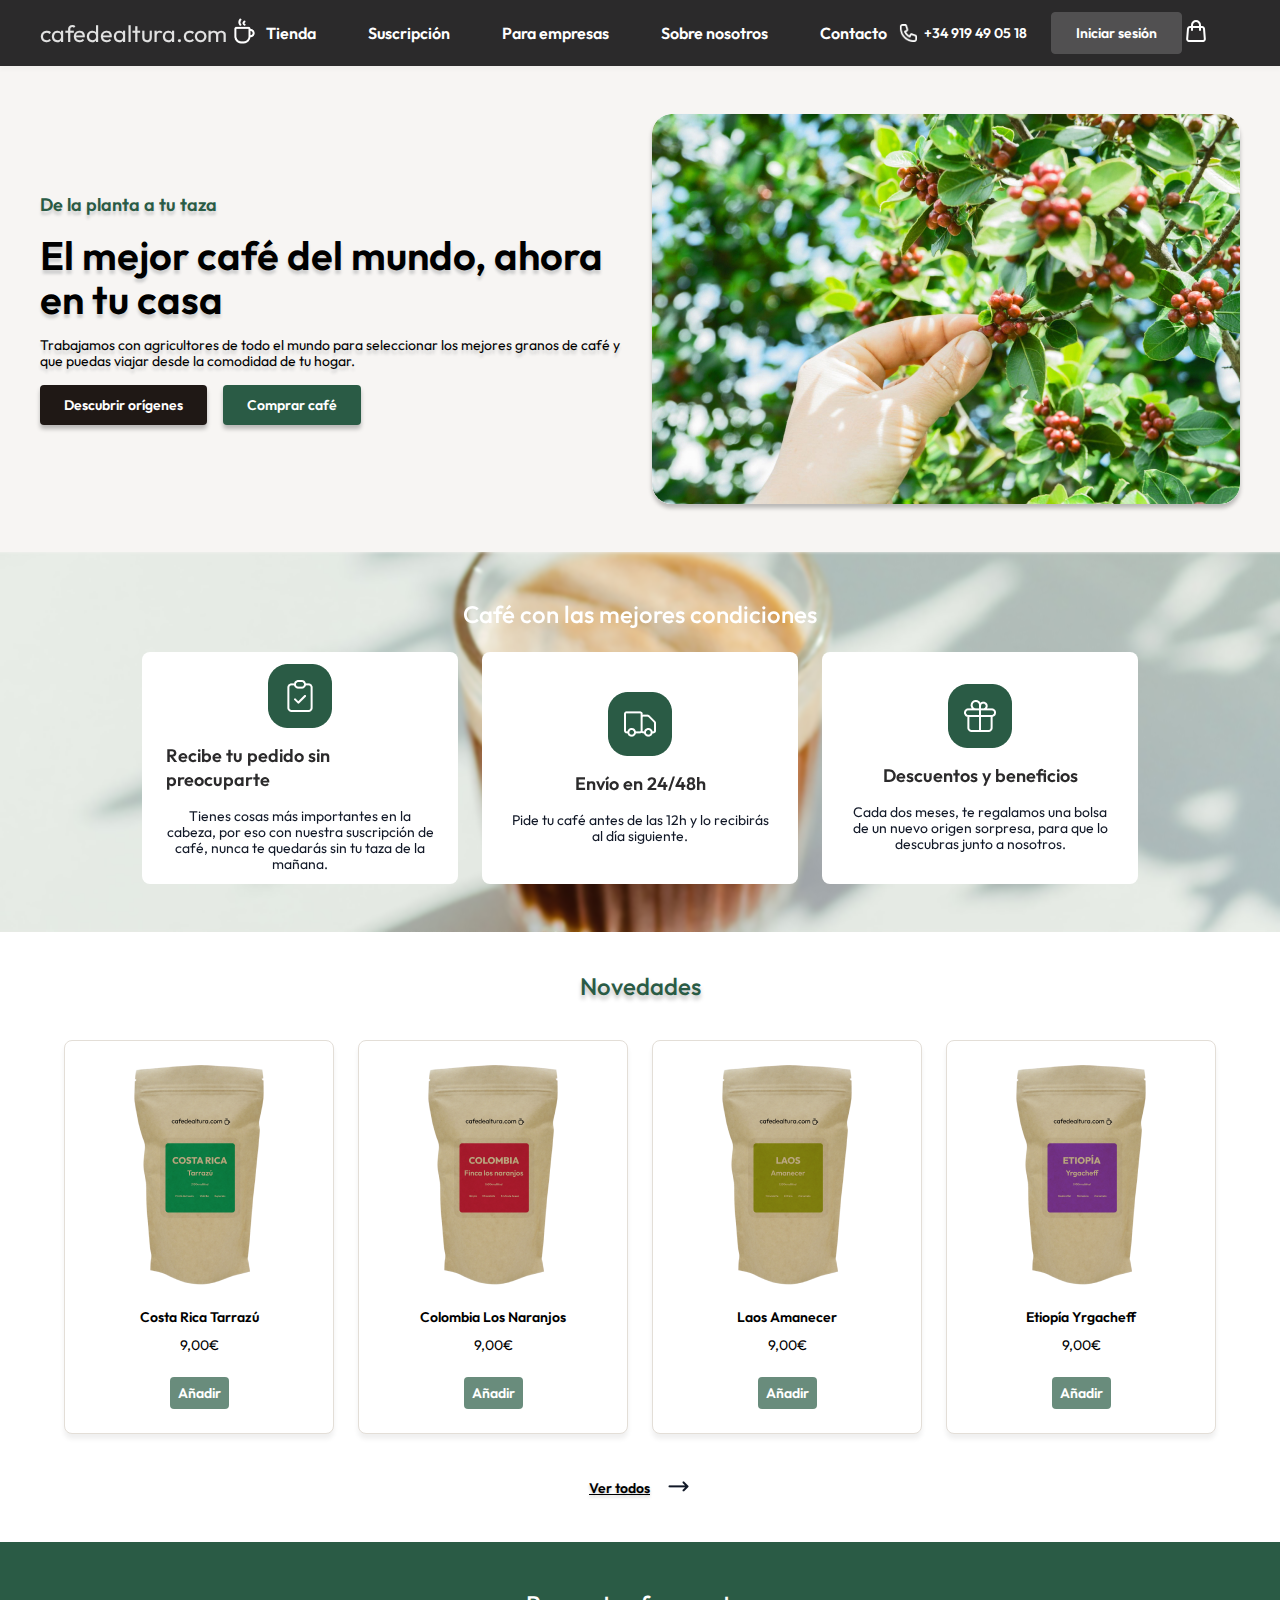
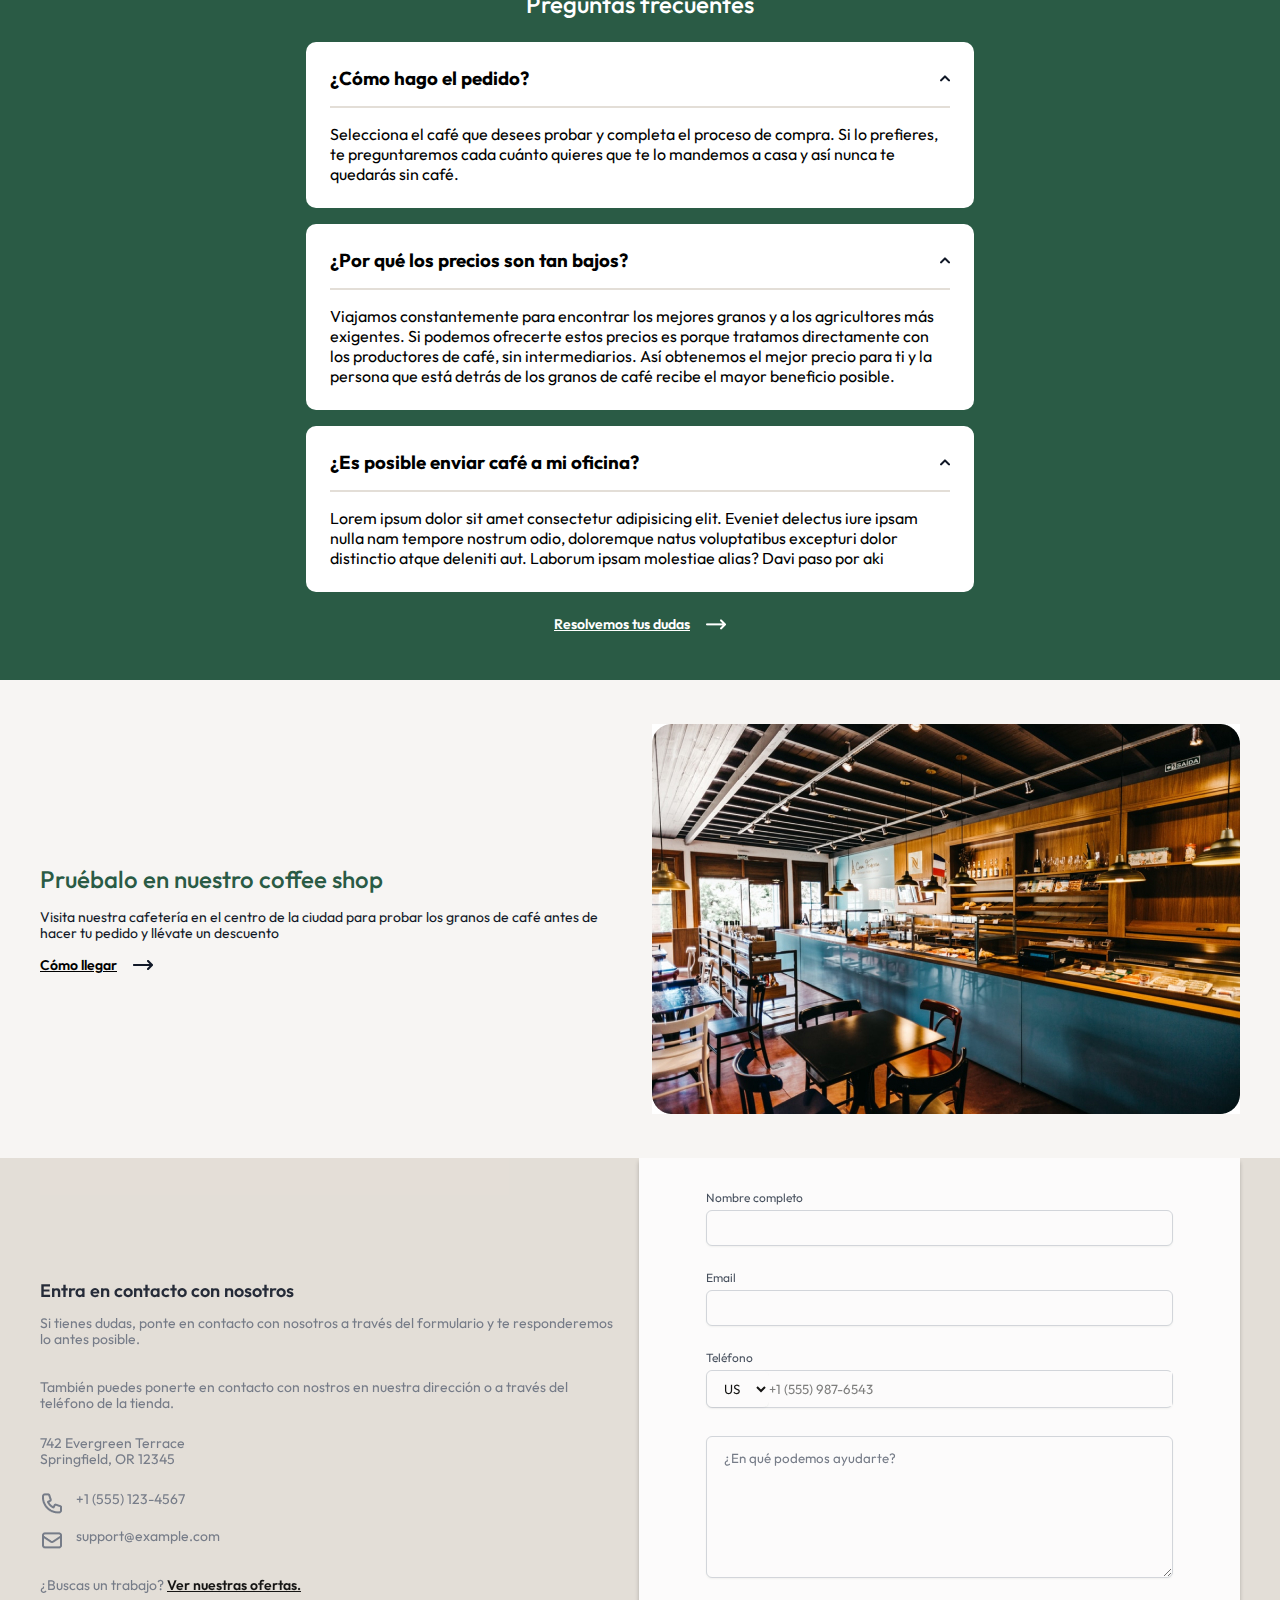
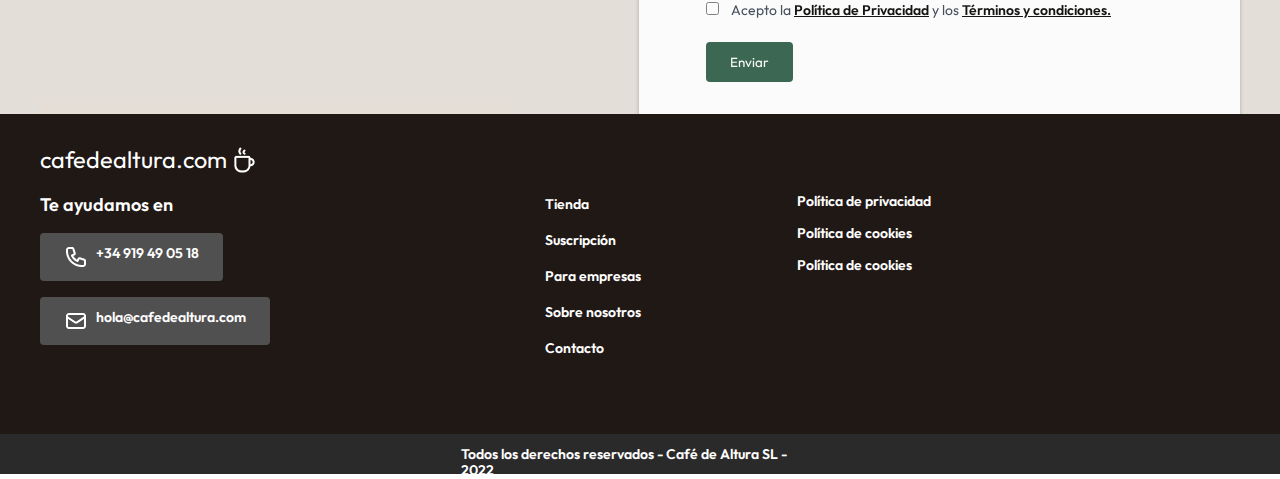
<file: cafeDeAltura/index.html>
<!DOCTYPE html>
<html lang="en">
<head>
    <meta charset="UTF-8">
    <meta http-equiv="X-UA-Compatible" content="IE=edge">
    <meta name="viewport" content="width=device-width, initial-scale=1.0">
    <title>cafe</title>
    <link rel="stylesheet" href="/cafeDeAltura/styles/style.css">
</head>
<body>
                            <!-- CABECERA -->
    <header>
        <div class="logo">
            <p><a href="/cafeDeAltura/index.html">cafedealtura.com</a></p>
            <a href="/cafeDeAltura/index.html"><img src="/cafeDeAltura/assets/icons/Vectorcafe-blanco.png" alt="coffe-vector"></a>
        </div>
        <div class="wrapper">
            <a href="/cafeDeAltura/pages/ultimosOrigens.html">Tienda</a>
            <a href="#formularioLink">Suscripción</a>
            <a href="#formularioLink">Para empresas</a>
            <a href="#formularioLink">Sobre nosotros</a>
            <a href="#formularioLink">Contacto </a>
        </div>
        <div class="frame9">
            <div class="link-button">
                <a href=""><img src="/cafeDeAltura/assets/icons/Iconphone-white.png" alt="telefono" srcset=""></a>
                <a href="">+34 919 49 05 18</a>
            </div>
            <button class="sesion">
                Iniciar sesión
            </button>
        </div>
        <div class="bolsa">
            <a href="/cafeDeAltura/pages/cesta.html"><img src="/cafeDeAltura/assets/icons/Carr (1).svg" alt=""></a>
        </div>
    </header>
                            <!-- CABECERA -->
                <!-- ------------------------------------------------- -->
                            <!-- DESCRIPCION DEL CAFE -->
    <section class="description-coffee1">
        <div class="mainContD-C">
            <div class="texto-desc">
                    <h3 class="abc">De la planta a tu taza</h3>
                    <h1>El mejor café del mundo, ahora en tu casa</h1>
                    <p>Trabajamos con agricultores de todo el mundo para seleccionar los mejores granos de café y que puedas viajar desde la comodidad de tu hogar.</p>
                <div class="buttons-desc">
                    <button><a href="#novedades">Descubrir orígenes</a></button>
                    <button><a href="/cafeDeAltura/pages/ultimosOrigens.html">Comprar café</a></button>
                </div>
            </div>
            <img src="/cafeDeAltura/assets/images/Hero imagemanocafe.jpg" alt="">
        </div>
    </section>
                            <!-- DESCRIPCION DEL CAFE -->
                <!-- ------------------------------------------------- -->
                            <!-- CONDICIONES -->
    <div class="blur">
        <section class="offers">
            <h2>Café con las mejores condiciones</h2>
            <div class="cartas1">
                <div class="cartas2">
                    <img src="/cafeDeAltura/assets/icons/Illustrationtabla.png" alt="">
                    <h3>Recibe tu pedido sin preocuparte</h3>
                    <p>Tienes cosas más importantes en la cabeza, por eso con nuestra suscripción de café, nunca te quedarás sin tu taza de la mañana. </p>
                </div>
                <div class="cartas2">
                    <img src="/cafeDeAltura/assets/icons/Illustrationcamion.png" alt="">
                    <h3>Envío en 24/48h</h3>
                    <p>Pide tu café antes de las 12h y lo recibirás al día siguiente.</p>
                </div>
                <div class="cartas2">
                    <img src="/cafeDeAltura/assets/icons/Illustrationgift.png" alt="">
                    <h3>Descuentos y beneficios</h3>
                    <p>Cada dos meses, te regalamos una bolsa de un nuevo origen sorpresa, para que lo descubras junto a nosotros.</p>
                </div>
            </div>
          </section>
    </div>
                            <!-- CONDICIONES -->
                <!-- ------------------------------------------------- -->
                            <!-- NOVEDADES -->
    <section id="novedades" class="novedades">
        <h2>Novedades</h2>
        <div class="coffee-card">
            <div class="carta-cafe">
                <img src="/cafeDeAltura/assets/images/ImagescostaRica.png" alt="">
                <div class="textosCafe">
                    <h2>Costa Rica Tarrazú</h2>
                    <p>9,00€</p>
                </div>    
                <button>Añadir</button>
            </div>
            <div class="carta-cafe">
                <img src="/cafeDeAltura/assets/images/Imagescolombia.png" alt="">
                <div class="textosCafe">
                    <h2>Colombia Los Naranjos</h2>
                    <p>9,00€</p>
                </div>    
                <button>Añadir</button>
            </div>
            <div class="carta-cafe">
                <img src="/cafeDeAltura/assets/images/Imageslaos.png" alt="">
                <div class="textosCafe">
                    <h2>Laos Amanecer</h2>
                    <p>9,00€</p>
                </div>    
                <button>Añadir</button>
            </div>
            <div class="carta-cafe">
                <img src="/cafeDeAltura/assets/images/Imagesetiopia.png" alt="">
                <div class="textosCafe">
                    <h2>Etiopía Yrgacheff</h2>
                    <p>9,00€</p>
                </div>    
                <button>Añadir</button>
            </div>
        </div>
        <div class="enlaceVerMas">
            <a href="/cafeDeAltura/pages/ultimosOrigens.html">Ver todos</a>
            <a href="/cafeDeAltura/pages/ultimosOrigens.html"><img src="/cafeDeAltura/assets/icons/Arrow narrow rightflecha.png" alt=""></a>
        </div>
    </section>
                            <!-- NOVEDADES -->
                <!-- ------------------------------------------------- -->
                            <!-- FAQ -->
    <section class="faq">
        <h2>Preguntas frecuentes</h2>
        <div class="preguntasjuntas">
            <div class="carta-pregunta">
                <div class="h3-img">
                    <h3>¿Cómo hago el pedido?</h3>
                    <img  id="flechaArriba" src="/cafeDeAltura/assets/icons/IconflechaArriba.png" alt="">
                </div>
                <div id="linea"></div>
                <p>Selecciona el café que desees probar y completa el proceso de compra. Si lo prefieres, te preguntaremos cada cuánto quieres que te lo mandemos a casa y así nunca te quedarás sin café.</p>
            </div>
            <div class="carta-pregunta">
                <div class="h3-img">
                    <h3>¿Por qué los precios son tan bajos?</h3>
                    <img  id="flechaArriba" src="/cafeDeAltura/assets/icons/IconflechaArriba.png" alt="" class="">
                </div>
                <div id="linea"></div>
                <p >Viajamos constantemente para encontrar los mejores granos y a los agricultores más exigentes. Si podemos ofrecerte estos precios es porque tratamos directamente con los productores de café, sin intermediarios. Así obtenemos el mejor precio para ti y la persona que está detrás de los granos de café recibe el mayor beneficio posible. </p>
            </div>
                <div class="carta-pregunta">
                    <div class="h3-img">
                        <h3>¿Es posible enviar café a mi oficina? </h3>
                        <img  id="flechaArriba" src="/cafeDeAltura/assets/icons/IconflechaArriba.png" alt="">
                    </div>
                    <div id="linea"></div>
                    <p >Lorem ipsum dolor sit amet consectetur adipisicing elit. Eveniet delectus iure ipsam nulla nam tempore nostrum odio, doloremque natus voluptatibus excepturi dolor distinctio atque deleniti aut. Laborum ipsam molestiae alias? Davi paso por aki </p>
            </div>
        </div>
        <div class="resolution">
            <p>Resolvemos tus dudas</p>
            <img src="/cafeDeAltura/assets/icons/Icon.png" alt="">
        </div>    
    </section>
                            <!-- FAQ -->
                <!-- ------------------------------------------------- -->
                            <!-- UBICACION -->
    <section class="ubicacion">
        <div class="fotoTexto">
            <div class="textosUbi">
                <h2>Pruébalo en nuestro coffee shop</h2>
                <p>Visita nuestra cafetería en el centro de la ciudad para probar los granos de café antes de hacer tu pedido y llévate un descuento</p>
                <div>
                    <a href="">Cómo llegar</a>
                    <img src="/cafeDeAltura/assets/icons/IconubicacionFlecha.png" alt="">
                </div>
            </div>
            <img src="/cafeDeAltura/assets/images/Hero imageubicacion.jpg" alt="">
        </div>
    </section>
                            <!-- UBICACION -->  
                <!-- ------------------------------------------------- -->
                            <!-- FORMULARIO -->
    <section id="formularioLink" class="formulario">
        <div class="formulario1">
            <div class="formText">
                <div class="cabeceraForm">
                    <h3>Entra en contacto con nosotros</h3>
                    <p>Si tienes dudas, ponte en contacto con nosotros a través del formulario y te responderemos lo antes posible.</p>
                </div>
                <div class="otrosTextosForm">
                    <p>También puedes ponerte en contacto con nostros en nuestra dirección o a través del teléfono de la tienda.</p>
                    <div class="ubicacionForm">
                      <p>742 Evergreen Terrace</p>
                      <p>Springfield, OR 12345</p>  
                    </div>
                    <div class="telefonoEmailForm">
                        <div>
                            <img src="/cafeDeAltura/assets/icons/PhoneTelefonoUbicacion.png" alt="">
                            <p>+1 (555) 123-4567</p>
                        </div>
                        <div>
                            <img src="/cafeDeAltura/assets/icons/MailmensajeUbicacion.png" alt="">
                            <p>support@example.com</p>
                        </div>
                    </div>
                    <p>¿Buscas un trabajo? <a href="">Ver nuestras ofertas.</a></p>
                </div>
            </div>
            <div class="mainForm">
                <form class="cajaForm">
                    <div class="name">
                        <label for="name">Nombre completo</label>
                        <input type="text" id="name" name="name" required>
                    </div>
                    <div class="name">
                        <label for="email">Email</label>
                        <input type="email" name="email" id="email" required>
                    </div>
                    <div class="tel">
                        <label for="tel">Teléfono</label>
                        <div >                       
                            <select name="" id="">
                                <option value="">US</option>
                            </select>
                            <input  id="tel" type="tel" placeholder="+1 (555) 987-6543">
                        </div> 
                    </div>
                    <div class="help">
                        <label for=""></label>
                        <textarea name="" id="" cols="30" rows="10" placeholder="¿En qué podemos ayudarte?"></textarea>
                    </div>
                    <div class="terms">
                        <input id="checkbox" type="checkbox">
                        <div class="textospoli">
                            <p>Acepto la</p>
                            <a href="">Política de Privacidad</a>
                            <p> y los</p>
                            <a href="">Términos y condiciones.</a>
                        </div>
                    </div>
                    <button class="butonForm" type="submit">Enviar</button>
                </form>
            </div>
        </div>
    </section>
                            <!-- FORMULARIO -->
                <!-- --------------------------------------------------->
                            <!-- PIE DE PAGINA -->
    <footer class="pie-de-pagina">
        <div class="mainFooter">
            <div class="pieLogo">
                <p>cafedealtura.com</p>
                <img src="/cafeDeAltura/assets/icons/ps_coffee-hotcoffePie.png" alt="">
            </div>
            <div class="enlacesPie">
                <div>
                    <h3>Te ayudamos en</h3>
                    <button>
                        <img src="/cafeDeAltura/assets/icons/PhonetelefonoFooter.png" alt="">
                        <p>+34 919 49 05 18</p>
                    </button>
                    <button>
                        <img src="/cafeDeAltura/assets/icons/MailMailFooter.png" alt="">
                        <p>hola@cafedealtura.com</p>
                    </button>
                </div>
                <div>
                    <p><a href="/cafeDeAltura/pages/ultimosOrigens.html">Tienda</a></p>
                    <p><a href="#formularioLink">Suscripción</a></p>
                    <p><a href="#formularioLink">Para empresas</a></p>
                    <p><a href="#formularioLink">Sobre nosotros</a></p>
                    <p><a href="#formularioLink">Contacto</a></p>
                </div>
                <div>
                    <p>Política de privacidad</p>
                    <p>Política de cookies</p>
                    <p>Política de cookies</p>
                </div>
            </div>
        </div>
        <div class="secondFooter">
            <p>Todos los derechos reservados - Café de Altura SL - 2022</p>
        </div>
    </footer>
                            <!-- PIE DE PAGINA --> 
                <!-- --------------------------------------------------->
<script src="/cafeDeAltura/script/tienda.js"></script>
</body>
</html>
</file>
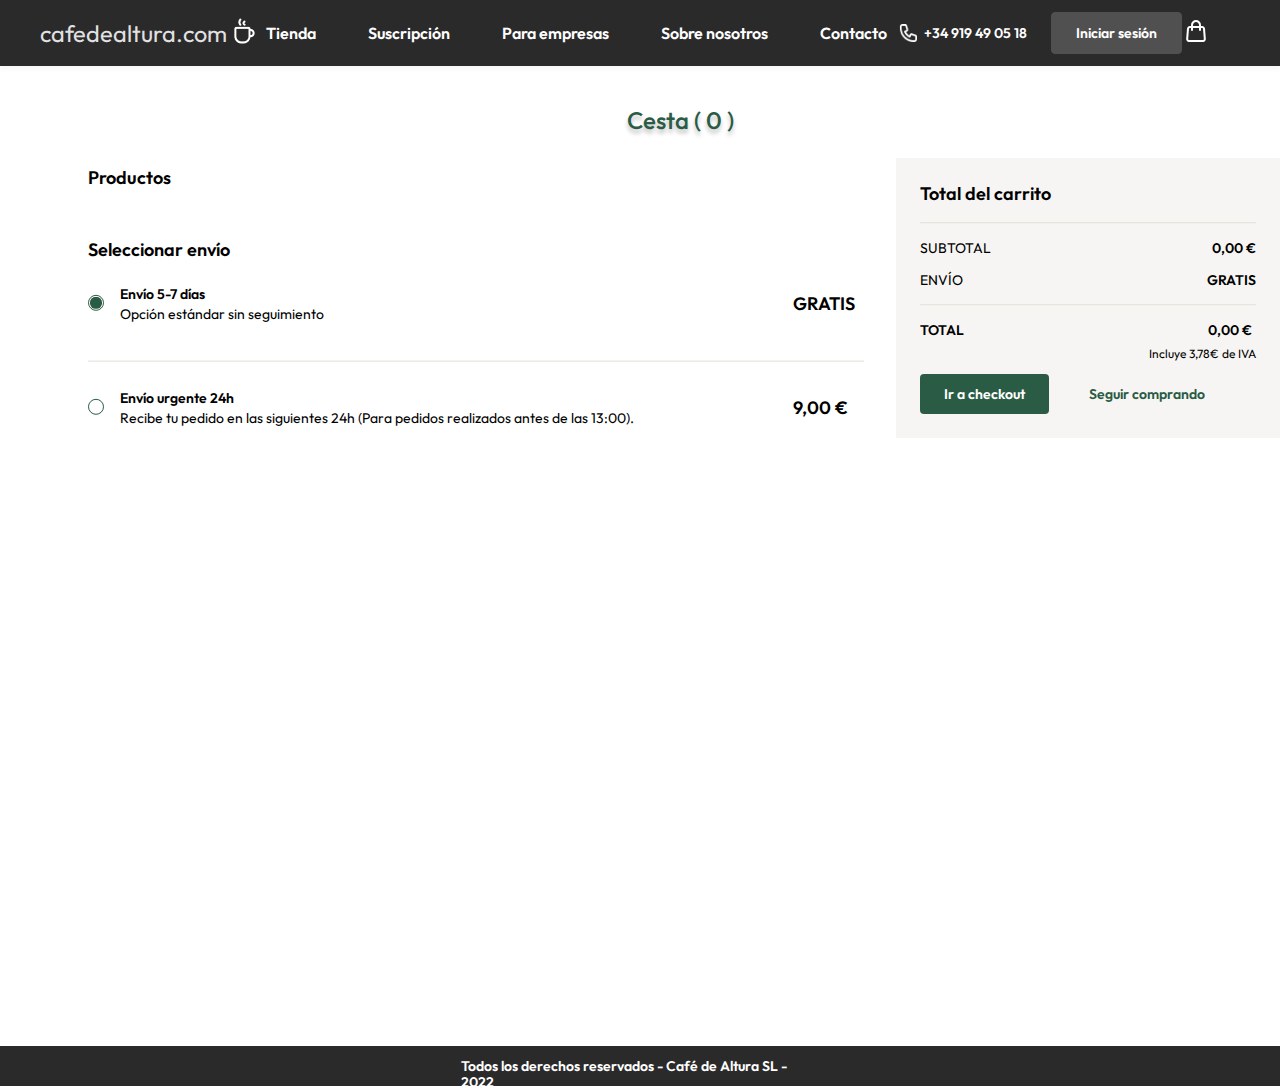
<file: cafeDeAltura/pages/cesta.html>
<!DOCTYPE html>
<html lang="en">
<head>
    <meta charset="UTF-8">
    <meta http-equiv="X-UA-Compatible" content="IE=edge">
    <meta name="viewport" content="width=device-width, initial-scale=1.0">
    <title>Document</title>
    <link rel="stylesheet" href="/cafeDeAltura/styles/style.css">
</head>
<body>
                            <!-- CABECERA -->
    <header>
        <div class="logo">
            <p><a href="/cafeDeAltura/index.html">cafedealtura.com</a></p>
            <a href="/cafeDeAltura/index.html"><img src="/cafeDeAltura/assets/icons/Vectorcafe-blanco.png" alt="coffe-vector"></a>
        </div>
        <div class="wrapper">
            <a href="/cafeDeAltura/pages/ultimosOrigens.html">Tienda</a>
            <a href="/cafeDeAltura/index.html#formularioLink">Suscripción</a>
            <a href="/cafeDeAltura/index.html#formularioLink">Para empresas</a>
            <a href="/cafeDeAltura/index.html#formularioLink">Sobre nosotros</a>
            <a href="">Contacto </a>
        </div>
        <div class="frame9">
            <div class="link-button">
                <a href=""><img src="/cafeDeAltura/assets/icons/Iconphone-white.png" alt="telefono" srcset=""></a>
                <a href="">+34 919 49 05 18</a>
            </div>
            <button class="sesion">
                Iniciar sesión
            </button>
        </div>
        <div class="bolsa">
            <a href="/cafeDeAltura/pages/cesta.html"><img src="/cafeDeAltura/assets/icons/Carr (1).svg" alt=""></a>
        </div>
    </header>
                            <!-- CABECERA -->
            <!-- ------------------------------------------------- --> 
                            <!-- MAIN -->
    <div class ="carrito">
        <h2>Cesta ( <span class ="cestaNum">0</span> )</h2>
        <div class="carritoMain">
            <div class = "productosYEnvio">
                <h3>Productos</h3>
                <div class="productoMain">

                </div>
                
                <h3>Seleccionar envío</h3>
                <div class="envio" >
                    <input class="botonCarritoEnvio" checked  type="radio"  name="tipoDeEnvio" id="gratis" value = "gratis">
                    <div class ="textTipoEnvio">
                        <h2>Envío 5-7 días</h2>
                        <p>Opción estándar sin seguimiento</p>
                    </div>
                    <div class ="precioDeEnvio">
                        <h3>GRATIS</h3>
                    </div>
                </div>
                <div class="barritaDivision">
                    <img src="/cafeDeAltura/assets/icons/DividerbarritaDivision.png" alt="barraDivisio">
                </div>
                <div class="envio" >
                    <input class="botonCarritoEnvio"  type="radio"  name="tipoDeEnvio" id="pago" value = "pago">
                    <div class ="textTipoEnvio">
                        <h2>Envío urgente 24h </h2>
                        <p>Recibe tu pedido en las siguientes 24h (Para pedidos realizados antes de las 13:00).</p>
                    </div>
                    <div class ="precioDeEnvio">
                        <h3>9,00 €</h3>
                    </div>
                </div>

            </div>
            <div class = "precioTotal">
                <div class = "precioTotalMain">
                    <h3>Total del carrito</h3>
                    <img src="/cafeDeAltura/assets/icons/DividerdivisionMasPequeña.png" alt="" srcset="">
                    <div class = "subTotal">
                        <p>SUBTOTAL</p>
                        <p>0,00 €</p>
                    </div>
                    <div class = "envioTotal">
                        <p>ENVÍO</p>
                        <p>GRATIS</p>
                    </div>
                    <img src="/cafeDeAltura/assets/icons/DividerdivisionMasPequeña.png" alt="">
                    <div class = "totalTotal">
                        <p>TOTAL</p>
                        <div>
                            <p>0,00 €</p>
                            <p>Incluye 3,78€ de IVA</p>
                        </div>
                    </div>
                </div>
                <div class = "botonesPrecioTotal">
                    <button><a href="">Ir a checkout</a></button>
                    <button><a href="/cafeDeAltura/pages/ultimosOrigens.html">Seguir comprando</a></button>
                </div>
            </div>
        </div>
    </div>
                            <!-- MAIN -->
            <!-- ------------------------------------------------- --> 
                            <!-- PIE DE PAGINA -->
</div>
<footer class="pie-de-pagina">
                                    <div class="secondFooter">
                                        <p>Todos los derechos reservados - Café de Altura SL - 2022</p>
                                    </div>
</footer>
                                <!-- PIE DE PAGINA --> 
            <!-- --------------------------------------------------->
    <script src="/cafeDeAltura/script/cesta.js"></script>
</body>
</html>
</file>
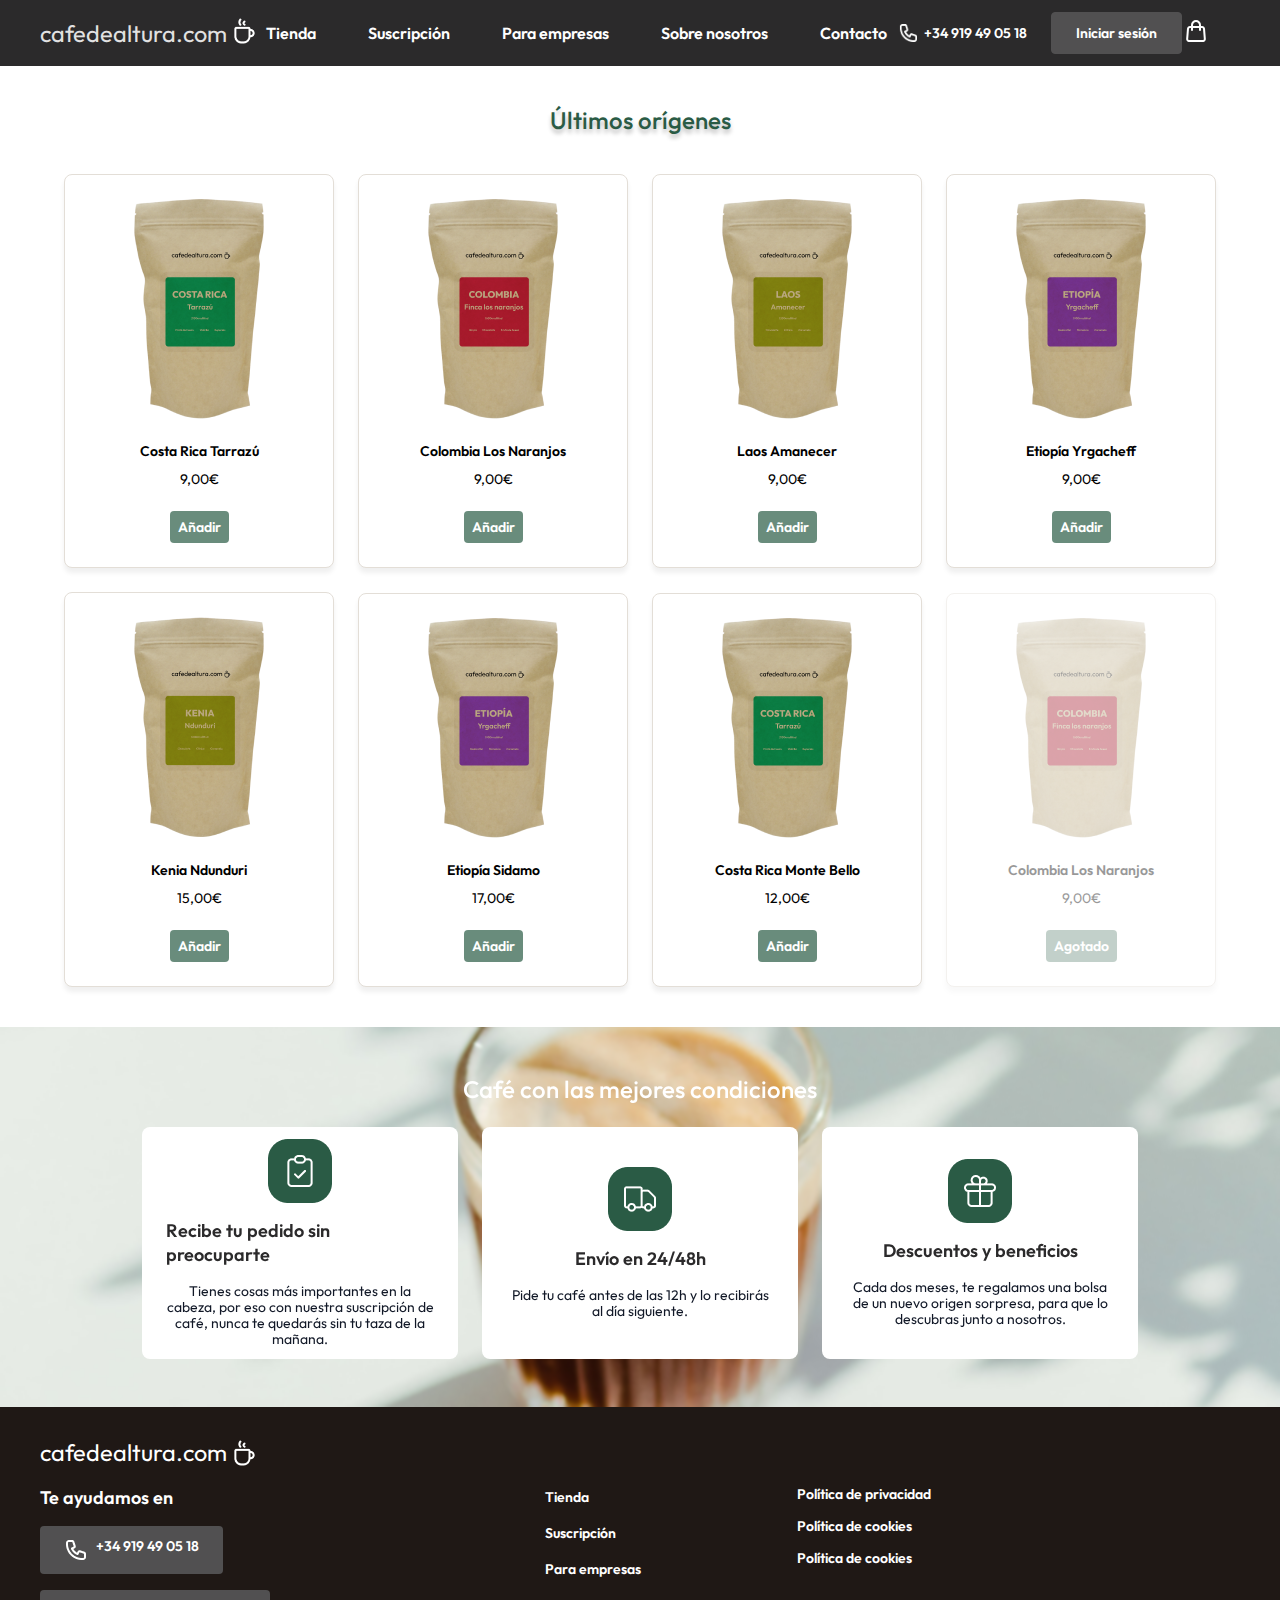
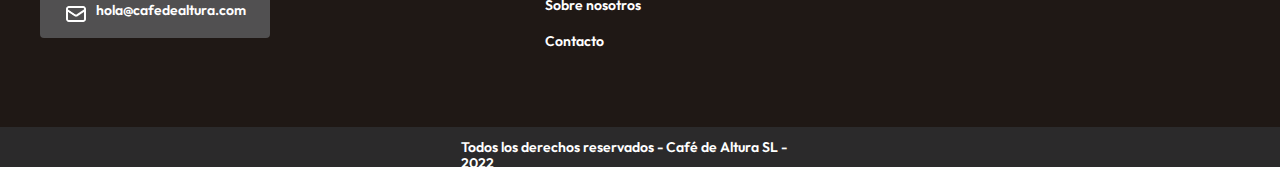
<file: cafeDeAltura/pages/ultimosOrigens.html>
<!DOCTYPE html>
<html lang="en">
<head>
    <meta charset="UTF-8">
    <meta http-equiv="X-UA-Compatible" content="IE=edge">
    <meta name="viewport" content="width=device-width, initial-scale=1.0">
    <title>Document</title>
    <link rel="stylesheet" href="/cafeDeAltura/styles/style.css">
</head>
<body>
                            <!-- CABECERA -->
    <header>
        <div class="logo">
            <p><a href="/cafeDeAltura/index.html">cafedealtura.com</a></p>
            <a href="/cafeDeAltura/index.html"><img src="/cafeDeAltura/assets/icons/Vectorcafe-blanco.png" alt="coffe-vector"></a>
        </div>
        <div class="wrapper">
            <a href="/cafeDeAltura/pages/ultimosOrigens.html">Tienda</a>
            <a href="/cafeDeAltura/index.html#formularioLink">Suscripción</a>
            <a href="/cafeDeAltura/index.html#formularioLink">Para empresas</a>
            <a href="/cafeDeAltura/index.html#formularioLink">Sobre nosotros</a>
            <a href="">Contacto </a>
        </div>
        <div class="frame9">
            <div class="link-button">
                <a href=""><img src="/cafeDeAltura/assets/icons/Iconphone-white.png" alt="telefono" srcset=""></a>
                <a href="">+34 919 49 05 18</a>
            </div>
            <button class="sesion">
                Iniciar sesión
            </button>
        </div>
        <div class="bolsa">
            <a href="/cafeDeAltura/pages/cesta.html"><img src="/cafeDeAltura/assets/icons/Carr (1).svg" alt=""></a>
        </div>
    </header>
                            <!-- CABECERA -->
                    <!-- ------------------------------------------------- -->
                            <!-- ULTIMOS ORIGENES -->
    <section class="novedades">
        <h2>Últimos orígenes</h2>
        <div class="coffee-card">
            <div class="carta-cafe">
                <img src="/cafeDeAltura/assets/images/ImagescostaRica.png" alt="">
                <div class="textosCafe">
                    <h2>Costa Rica Tarrazú</h2>
                    <p>9,00€</p>
                </div>    
                <button>Añadir</button>
            </div>
            <div class="carta-cafe">
                <img src="/cafeDeAltura/assets/images/Imagescolombia.png" alt="">
                <div class="textosCafe">
                    <h2>Colombia Los Naranjos</h2>
                    <p>9,00€</p>
                </div>    
                <button>Añadir</button>
            </div>
            <div class="carta-cafe">
                <img src="/cafeDeAltura/assets/images/Imageslaos.png" alt="">
                <div class="textosCafe">
                    <h2>Laos Amanecer</h2>
                    <p>9,00€</p>
                </div>    
                <button>Añadir</button>
            </div>
            <div class="carta-cafe">
                <img src="/cafeDeAltura/assets/images/Imagesetiopia.png" alt="">
                <div class="textosCafe">
                    <h2>Etiopía Yrgacheff</h2>
                    <p>9,00€</p>
                </div>    
                <button>Añadir</button>
            </div>
            <div class="carta-cafe">
                <img src="/cafeDeAltura/assets/images/Imageskenia.png" alt="">
                <div class="textosCafe">
                    <h2>Kenia Ndunduri</h2>
                    <p>15,00€</p>
                </div>    
                <button>Añadir</button>
            </div>
            <div class="carta-cafe">
                <img src="/cafeDeAltura/assets/images/Imagesetiopia.png" alt="">
                <div class="textosCafe">
                    <h2>Etiopía Sidamo</h2>
                    <p>17,00€</p>
                </div>    
                <button>Añadir</button>
            </div>
            <div class="carta-cafe">
                <img src="/cafeDeAltura/assets/images/ImagescostaRica.png" alt="">
                <div class="textosCafe">
                    <h2>Costa Rica Monte Bello</h2>
                    <p>12,00€</p>
                </div>    
                <button>Añadir</button>
            </div>
            <div class="carta-cafe-agotado">
                <img src="/cafeDeAltura/assets/images/Imagescolombia.png" alt="">
                <div class="textosCafe">
                    <h2>Colombia Los Naranjos</h2>
                    <p>9,00€</p>
                </div>    
                <button>Agotado</button>
            </div>
        </div>
    </section>
                            <!-- ULTIMOS ORIGENES-->
                    <!-- ------------------------------------------------- -->
                            <!-- CONDICIONES -->
    <div class="blur">
                                <section class="offers">
                                    <h2>Café con las mejores condiciones</h2>
                                    <div class="cartas1">
                                        <div class="cartas2">
                                            <img src="/cafeDeAltura/assets/icons/Illustrationtabla.png" alt="">
                                            <h3>Recibe tu pedido sin preocuparte</h3>
                                            <p>Tienes cosas más importantes en la cabeza, por eso con nuestra suscripción de café, nunca te quedarás sin tu taza de la mañana. </p>
                                        </div>
                                        <div class="cartas2">
                                            <img src="/cafeDeAltura/assets/icons/Illustrationcamion.png" alt="">
                                            <h3>Envío en 24/48h</h3>
                                            <p>Pide tu café antes de las 12h y lo recibirás al día siguiente.</p>
                                        </div>
                                        <div class="cartas2">
                                            <img src="/cafeDeAltura/assets/icons/Illustrationgift.png" alt="">
                                            <h3>Descuentos y beneficios</h3>
                                            <p>Cada dos meses, te regalamos una bolsa de un nuevo origen sorpresa, para que lo descubras junto a nosotros.</p>
                                        </div>
                                    </div>
                                  </section>
    </div>
                            <!-- CONDICIONES -->
                    <!-- ------------------------------------------------- -->
                            <!-- PIE DE PAGINA -->
    <footer class="pie-de-pagina">
        <div class="mainFooter">
            <div class="pieLogo">
                <p>cafedealtura.com</p>
                <img src="/cafeDeAltura/assets/icons/ps_coffee-hotcoffePie.png" alt="">
            </div>
            <div class="enlacesPie">
                <div>
                    <h3>Te ayudamos en</h3>
                    <button>
                        <img src="/cafeDeAltura/assets/icons/PhonetelefonoFooter.png" alt="">
                        <p>+34 919 49 05 18</p>
                    </button>
                    <button>
                        <img src="/cafeDeAltura/assets/icons/MailMailFooter.png" alt="">
                        <p>hola@cafedealtura.com</p>
                    </button>
                </div>
                <div>
                    <p><a href="/cafeDeAltura/pages/ultimosOrigens.html">Tienda</a></p>
                    <p><a href="/cafeDeAltura/index.html#formularioLink">Suscripción</a></p>
                    <p><a href="/cafeDeAltura/index.html#formularioLink">Para empresas</a></p>
                    <p><a href="/cafeDeAltura/index.html#formularioLink">Sobre nosotros</a></p>
                    <p><a href="/cafeDeAltura/index.html#formularioLink">Contacto</a></p>
                </div>
                <div>
                    <p>Política de privacidad</p>
                    <p>Política de cookies</p>
                    <p>Política de cookies</p>
                </div>
            </div>
        </div>
        <div class="secondFooter">
            <p>Todos los derechos reservados - Café de Altura SL - 2022</p>
        </div>
    </footer>
                            <!-- PIE DE PAGINA --> 
                    <!-- --------------------------------------------------->
    <script src="/cafeDeAltura/script/tienda.js"></script>
</body>
</html>
</file>
<file: cafeDeAltura/styles/style.css>
@import url('https://fonts.googleapis.com/css2?family=Outfit:wght@100&display=swap');
@import url('https://fonts.googleapis.com/css2?family=Outfit:wght@200;300;400;500;600;700;800;900&display=swap');

* {
    margin: 0;
    padding: 0;
    font-family: 'Outfit', sans-serif;
    box-sizing: border-box;
}

html,
body {
    width: 100%;
    height: 100vh;
    scroll-behavior: smooth;
}

/* CABECERA */
header {
    width: 100%;
    background-color: #2B2A2B;
    display: flex;
    flex-direction: row;
    justify-content: space-between;
    align-items: center;
    padding: 12px 40px;
    box-shadow: 0px 4px 4px rgba(0, 0, 0, 0.03);
}

.logo {
    display: flex;
    flex-direction: row;
    align-items: center;
    gap: 7.33px;
    width: 213.86px;
    height: 36px;
    color: #FFFFFF;
    flex: none;
    order: 0;
    flex-grow: 0;
}

.logo>p>a {
    font-style: normal;
    font-weight: 400;
    font-size: 23.4628px;
    line-height: 35px;
    opacity: 0.86;
    flex: none;
    order: 0;
    flex-grow: 0;
    text-decoration: none;
    color: #fff;
}

.wrapper {
    display: flex;
    flex-direction: row;
    align-items: center;
    padding: 0px;
    gap: 32px;
}

.wrapper>a:hover {
    border-radius: 10px;
    background-color: #403E3F;
}

.wrapper>a {
    padding: 10px;
    text-decoration: none;
    color: #FFFFFF;
    font-weight: 600;
}

.frame9 {
    display: flex;
    gap: 24px;
    align-items: center;
}

.link-button {
    display: flex;
    gap: 1px;
    align-items: center;
}

.link-button>a:first-child {
    width: 24px;
    height: 24px;
    display: flex;
    align-items: center;
}

.link-button>a:first-child>img {
    width: 18px;
    height: 18px;
}

.link-button>a:last-child {
    color: white;
    text-decoration: none;
    font-weight: 600;
    font-size: 14px;
    line-height: 16px;
}

.sesion {
    cursor: pointer;
    padding: 12px 24px;
    background-color: #515051;
    border-radius: 4px;
    border: solid 1px #515051;
    color: #FFFFFF;
    font-weight: 600;
    font-size: 14px;
    line-height: 16px;
}

.bolsa {
    display: flex;
    flex-direction: row;
    align-items: center;
    padding: 0px;
    gap: 8px;
    width: 56px;
    height: 24px;
    cursor: pointer;
}

.bolsa>div {
    display: flex;
    justify-content: center;
    align-items: center;
    width: 24px;
    height: 24px;
    background-color: #403E3F;
    border-radius: 50%;
}

.bolsa>div>p {
    color: #fff;
}

.wrapper-invisible {
    display: flex;
    flex-direction: row;
    align-items: center;
    padding: 0px;
    gap: 32px;
    z-index: -1;
}

.wrapper-invisible>a {
    text-decoration: none;
    color: #FFFFFF;
    font-weight: 600;
}

/* CABECERA */
/*-----------------------------------------------*/
/* DESCRIPCION DEL CAFE */
.description-coffee1 {
    padding: 48px 40px;
    background-color: rgba(227, 222, 215, 0.3);
}

.mainContD-C {
    display: flex;
    gap: 24px;
    justify-content: flex-start;
    align-items: center;
}

.texto-desc {
    display: flex;
    flex-direction: column;
    gap: 16px;
}

.texto-desc>h3 {
    color: #2A5B45;
    font-weight: 600;
    font-size: 18px;
    line-height: 24px;
    text-shadow: 0px 4px 3px #cfcfcf;
}

.texto-desc>h1 {
    font-weight: 600;
    font-size: 40px;
    line-height: 44px;
    text-shadow: 0px 4px 3px #cfcfcf;
}

.texto-desc>p {
    text-shadow: 0px 4px 3px #cfcfcf;
    font-weight: 400;
    font-size: 14px;
    line-height: 16px;
}

.buttons-desc {
    display: flex;
    gap: 16px;
}

.buttons-desc>button {
    cursor: pointer;
    padding: 12px 24px;
    font-weight: 600;
    font-size: 14px;
    line-height: 16px;
    color: #FFFFFF;
    box-shadow: 0px 4px 4px rgba(0, 0, 0, 0.25);
    border-radius: 4px;
    border: 0;
}

.buttons-desc>button:first-child {
    background-color: #1F1815;
}

.buttons-desc>button:last-child {
    background-color: #2A5B45;
}

.buttons-desc>button>a {
    text-decoration: none;
    color: #fff;
}

.mainContD-C>img {
    border-radius: 20px;
    box-shadow: 0px 4px 4px rgba(0, 0, 0, 0.25);
}

/* DESCRIPCION DEL CAFE */
/*-----------------------------------------------  */
/* CONDICIONES */
.blur {
    background-image: url(/cafeDeAltura/assets/images/cafe-fondo.jfif);
    background-position: center;
    background-size: cover;

}

.offers {
    padding: 48px;
    display: flex;
    flex-direction: column;
    gap: 24px;
    align-items: center;
    backdrop-filter: blur(1.5px);
}

h2 {
    font-weight: 500;
    font-size: 24px;
    line-height: 28px;
    color: #FFFFFF;
}

.cartas1 {
    display: flex;
    justify-content: center;
    align-items: flex-start;
    gap: 24px;
}

.cartas2 {
    width: 316px;
    height: 232px;
    background-color: #FFFFFF;
    padding: 24px 24px;
    border-radius: 8px;
    display: flex;
    flex-direction: column;
    justify-content: center;
    align-items: center;
    gap: 16px;
}

.cartas2>img {
    width: 64px;
    height: 64px;

}

.cartas2>h3 {
    font-weight: 600;
    font-size: 18px;
    line-height: 24px;
    color: #2B2A2B;
}

.cartas2>p {
    text-align: center;
    font-weight: 400;
    font-size: 14px;
    line-height: 16px;
    color: #111827;
}

/* CONDICIONES */
/*-----------------------------------------------  */
/* NOVEDADES */
.novedades {
    padding: 40px;
    background-color: white;
    display: flex;
    flex-direction: column;
    align-items: center;
    gap: 40px;
}

.novedades>h2 {
    font-weight: 500;
    font-size: 24px;
    color: #2A5B45;
    text-shadow: 0px 4px 4px rgba(0, 0, 0, 0.25);
}

.coffee-card {
    display: flex;
    flex-wrap: wrap;
    flex-direction: row;
    justify-content: center;
    align-items: center;
    padding: 0px;
    gap: 24px;
}

.carta-cafe {
    box-sizing: content-box;
    background-color: #FFFFFF;
    display: flex;
    flex-direction: column;
    justify-content: flex-end;
    align-items: center;
    padding: 24px;
    gap: 24px;
    border: 1px solid #E3DED7;
    border-radius: 8px;
    box-shadow: 0px 5px 5px #F0F0F0;
    transition: background-color, box-shadow;
    transition-duration: 0.3s;
    transition-delay: 0s;
}

.textosCafe {
    display: flex;
    flex-direction: column;
    align-items: center;
    padding: 0px;
    gap: 12px;
}

.textosCafe>h2 {
    font-style: normal;
    font-weight: 600;
    font-size: 14px;
    line-height: 16px;
    color: #000000;
}

.textosCafe>p {
    color: #000000;
    font-weight: 400;
    font-size: 14px;
    line-height: 16px;
    text-align: center;
}

.carta-cafe>button {
    cursor: pointer;
    padding: 8px;
    background: rgba(42, 91, 69, 0.7);
    border-radius: 4px;
    border: 0;
    font-weight: 600;
    font-size: 14px;
    line-height: 16px;
    color: #FFFFFF;
    transition: background-color 0.3s 0s;
}

.carta-cafe:hover {
    cursor: pointer;
    background-color: #E3DED7;
    box-shadow: 0px 5px 5px #CACACA;
}

.carta-cafe:hover>button {
    background-color: #2A5B45;
}

.enlaceVerMas {
    cursor: pointer;
    display: flex;
    flex-direction: row;
    align-items: center;
    padding: 0px;
    gap: 16px;
}

.enlaceVerMas>a {
    text-decoration-line: underline;
    color: #000000;
    font-style: normal;
    font-weight: 600;
    font-size: 14px;
    line-height: 16px;
    text-shadow: 0px 2px 3px #CACACA;
}

.carta-cafe-agotado {
    box-sizing: content-box;
    background-color: #FFFFFF;
    display: flex;
    flex-direction: column;
    justify-content: flex-end;
    align-items: center;
    padding: 24px;
    gap: 24px;
    border: 1px solid #E3DED7;
    border-radius: 8px;
    box-shadow: 0px 5px 5px #F0F0F0;
    transition: background-color, box-shadow;
    transition-duration: 0.3s;
    transition-delay: 0s;
    opacity: 0.4;
}

.carta-cafe-agotado>button {
    cursor: pointer;
    padding: 8px;
    background: rgba(42, 91, 69, 0.7);
    border-radius: 4px;
    border: 0;
    font-weight: 600;
    font-size: 14px;
    line-height: 16px;
    color: #FFFFFF;
    transition: background-color 0.3s 0s;
}

/* NOVEDADES */
/*-----------------------------------------------  */
/* FAQ */
.faq {
    background-color: #2A5B45;
    display: flex;
    flex-direction: column;
    align-items: center;
    padding: 48px 0px;
    gap: 24px;
}

.faq>h2 {
    font-weight: 500;
    font-size: 24px;
    line-height: 28px;
}

.preguntasjuntas {
    display: flex;
    flex-direction: column;
    align-items: flex-start;
    padding: 0px;
    gap: 16px;
}

.carta-pregunta {
    display: flex;
    flex-direction: column;
    padding: 24px;
    gap: 16px;
    background: #FFFFFF;
    border-radius: 10px;
    width: 668px;
}

.h3-img {
    display: flex;
    flex-direction: row;
    justify-content: space-between;
    align-items: center;
    padding: 0px;
}

#linea {
    border: 1px solid #E3DED7;
}

.resolution {
    display: flex;
    flex-direction: row;
    align-items: center;
    padding: 0px;
    gap: 16px;
    font-weight: 600;
    font-size: 14px;
    line-height: 16px;
    text-decoration-line: underline;
    color: #FFFFFF;
}

/* FAQ */
/*-----------------------------------------------  */
/* UBICACION */
.fotoTexto {
    display: flex;
    flex-direction: row;
    align-items: center;
    padding: 0px;
    gap: 24px;
}

.fotoTexto {
    display: flex;
    flex-direction: column;
    align-items: flex-start;
    padding: 0px;
    gap: 16px;
}

.ubicacion {
    padding: 44px 40px;
    background: #F7F5F3;
}

.fotoTexto {
    display: flex;
    flex-direction: row;
    align-items: center;
    padding: 0px;
    gap: 24px;
}

.textosUbi {
    display: flex;
    flex-direction: column;
    align-items: flex-start;
    padding: 0px;
    gap: 16px;
}

.textosUbi>div {
    display: flex;
    flex-direction: row;
    align-items: center;
    padding: 0px;
    gap: 16px;
}

.textosUbi>h2 {
    color: #2A5B45;
    font-weight: 500;
    font-size: 24px;
    line-height: 28px;
}

.textosUbi>div>a {
    font-style: normal;
    font-weight: 600;
    font-size: 14px;
    line-height: 16px;
    color: #000000;
    text-decoration-line: underline;
}

.textosUbi>p {
    font-weight: 400;
    font-size: 14px;
    line-height: 16px;
    color: #111827;
}

input[type="checkbox"] {
    accent-color: green;
}

/* UBICACION */
/*-----------------------------------------------  */
/* FORMULARIO */
.formulario {
    box-sizing: border-box;
    display: flex;
    flex-direction: row;
    justify-content: center;
    align-items: center;
    padding: 0px 40px;
    background-color: #E3DED7;
}

.formulario1 {
    display: flex;
    flex-direction: row;
    justify-content: center;
    align-items: center;
    padding: 0px;
    gap: 24px;
    background: #E3DED7;
    opacity: 0.9;
}

.formText {
    display: flex;
    flex-direction: column;
    align-items: flex-start;
    padding: 116px 0px;
    gap: 32px;
}

.cabeceraForm {
    display: flex;
    flex-direction: column;
    align-items: flex-start;
    padding: 0px;
    gap: 12px;
}

.cabeceraForm>h3 {
    font-weight: 600;
    font-size: 18px;
    line-height: 24px;
    color: #111827;
}

.cabeceraForm>p {
    font-weight: 400;
    font-size: 14px;
    line-height: 16px;
    color: #6B7280;
}

.otrosTextosForm {
    display: flex;
    flex-direction: column;
    align-items: flex-start;
    padding: 0px;
    gap: 24px;
}

.otrosTextosForm>p {
    font-weight: 400;
    font-size: 14px;
    line-height: 16px;
    color: #6B7280;
}

.ubicacionForm {
    display: flex;
    flex-direction: column;
    align-items: flex-start;
    padding: 0px;
    font-weight: 400;
    font-size: 14px;
    line-height: 16px;
    color: #6B7280;
}

.telefonoEmailForm {
    display: flex;
    flex-direction: column;
    align-items: flex-start;
    padding: 0px;
    gap: 12px;
    font-weight: 400;
    font-size: 14px;
    line-height: 16px;
    color: #6B7280;
}

.telefonoEmailForm>div {
    display: flex;
    flex-direction: row;
    align-items: flex-start;
    padding: 0px;
    gap: 12px;
}

.otrosTextosForm>p>a {
    font-weight: 600;
    color: #000000;
}

.mainForm {
    display: flex;
    flex-direction: column;
    justify-content: center;
    align-items: center;
    background: #FFFFFF;
    box-shadow: 0px 4px 4px rgba(0, 0, 0, 0.25);
}

.cajaForm {
    display: flex;
    flex-direction: column;
    align-items: flex-start;
    padding: 0px;
    gap: 24px;
    padding: 32px 67px 32px 67px;
}

.name {
    display: flex;
    flex-direction: column;
    align-items: flex-start;
    padding: 0px;
    gap: 4px;
    width: 100%;

}

.name>input:hover {
    border: 1px solid  #9B9EA3;
}

.name>input:focus {
    outline: none !important;
    border: 1px solid #3F8F6B;
    border-radius: 6px;
}

.name>label {
    font-weight: 400;
    font-size: 12px;
    line-height: 16px;
    color: #374151;
}

.name>input {
    width: 100%;
    display: flex;
    flex-direction: row;
    align-items: center;
    padding: 9px 13px;
    background: #FFFFFF;
    border: 1px solid #D1D5DB;
    box-shadow: 0px 1px 2px rgba(0, 0, 0, 0.05);
    border-radius: 6px;
}

.tel {
    display: flex;
    flex-direction: column;
    align-items: flex-start;
    padding: 0px;
    gap: 4px;
    width: 100%;
}

.tel>label {
    font-weight: 400;
    font-size: 12px;
    line-height: 16px;
    color: #374151;
}

.tel>div{
    box-sizing: border-box;
    display: flex;
    flex-direction: row;
    align-items: center;
    padding: 0px;
    background: #FFFFFF;
    border: 1px solid #D1D5DB;
    box-shadow: 0px 1px 2px rgba(0, 0, 0, 0.05);
    border-radius: 6px;
    width: 100%;
}

.tel>div:hover {
    border: 1px solid #9B9EA3;
}
.tel>div>select:focus{
    outline: none;
}

.tel>div>input:focus {
    outline: none ;
}

.tel>div>select {
    box-shadow: 0px 1px 2px rgba(0, 0, 0, 0.05);
    border: 0;
    border-radius: 6px;
    display: flex;
    flex-direction: row;
    align-items: center;
    padding: 9px 13px;
    gap: 4px;
    background: #FFFFFF;
}

.tel>div>input {
    border: 0;
    display: flex;
    flex-direction: row;
    align-items: center;
    padding: 9px 13px 9px 0px;
    width: 100%;
}

select>option {
    color: #000000;
}

.help {
    display: flex;
    flex-direction: column;
    align-items: flex-start;
    padding: 0px;
    gap: 4px;
    width: 100%;
}

.help>textarea {
    background: #FFFFFF;
    border: 1px solid #D1D5DB;
    box-shadow: 0px 1px 2px rgba(0, 0, 0, 0.05);
    border-radius: 6px;
    width: 100%;
    height: 142px;
    position: relative;
}
.help>textarea:hover{
    border: 1px solid #9B9EA3;
}
.help>textarea:focus{
    outline: none;
    border: 1px solid #3F8F6B;
}
textarea::placeholder {
    position: absolute;
    width: 176px;
    height: 16px;
    left: 17px;
    top: 13px;
    color: #6B7280;

}

textarea:hover {
    border: 1px solid #9B9EA3;
}

.terms {
    display: flex;
    flex-direction: row;
    align-items: flex-start;
    padding: 0px;
    width: 100%;
    gap: 12px;
}

.terms>input {
    display: flex;
    flex-direction: row;
    justify-content: center;
    align-items: center;
    padding: 0px;
    border: 1px solid #D1D5DB;
    border-radius: 4px;
}

.textospoli {
    display: flex;
    flex-direction: row;
    align-items: flex-start;
    padding: 0px;
    gap: 3px;
    width: 442px;
}

.textospoli>p {
    display: flex;
    flex-direction: row;
    align-items: flex-start;
    padding: 0px;
    font-weight: 400;
    font-size: 14px;
    line-height: 16px;
    color: #374151;
}

.textospoli>a {
    font-weight: 600;
    font-size: 14px;
    line-height: 16px;
    color: #000000;
}

.butonForm {
    cursor: pointer;
    display: flex;
    flex-direction: row;
    align-items: flex-start;
    padding: 12px 24px;
    gap: 8px;
    background: #2A5B45;
    border-radius: 4px;
    color: #FFFFFF;
    border: 0;
}

/* FORMULARIO */
/*-----------------------------------------------  */
/* PIE DE PAGINA */
.pie-de-pagina {
    box-sizing: border-box;
    background: #1F1815;
    position: relative;
    width: 100%;
    height: auto;
}

.mainFooter {
    display: flex;
    flex-direction: column;
    align-items: flex-start;
    padding: 28px 40px 77px 40px;
    gap: 16px;
}

.pieLogo {
    display: flex;
    flex-direction: row;
    align-items: center;
    padding: 0px;
    gap: 7.33px;
}

.pieLogo>p {
    font-weight: 400;
    font-size: 23.4628px;
    line-height: 35px;
    color: #FFFFFF;
}

.enlacesPie {
    box-sizing: border-box;
    padding: auto;
    display: flex;
    flex-direction: row;
    justify-content: space-between;
    width: 1132px;

}

.enlacesPie>div:nth-of-type(1) {
    display: flex;
    flex-direction: column;
    align-items: flex-start;
    padding: 0px;
    gap: 16px;

}

.enlacesPie>div:nth-of-type(1)>h3 {
    font-weight: 600;
    font-size: 18px;
    line-height: 24px;
    text-align: center;
    color: #FFFFFF;
}

.enlacesPie>div:nth-of-type(1)>button {
    cursor: pointer;
    display: flex;
    flex-direction: row;
    align-items: flex-start;
    padding: 12px 24px;
    gap: 8px;
    background: #515051;
    border-radius: 4px;
    border: 0;
}

.enlacesPie>div:nth-of-type(1)>button>p {
    font-weight: 600;
    font-size: 14px;
    line-height: 16px;
    color: #FFFFFF;
    display: flex;
    align-self: cen;
}

.enlacesPie>div:nth-of-type(2) {
    display: flex;
    flex-direction: column;
    align-items: flex-start;
    padding: 0px;
    gap: 16px;
}

.enlacesPie>div:nth-of-type(2)>p>a {
    text-decoration: none;
    cursor: pointer;
    font-weight: 600;
    font-size: 14px;
    line-height: 16px;
    color: #FFFFFF;
}

.enlacesPie>div:nth-of-type(3) {
    display: flex;
    flex-direction: column;
    align-items: flex-start;
    padding: 0px;
    gap: 16px;
    width: 255.33px;
    height: 80px;
    position: relative;
    right: 120px;
}

.enlacesPie>div:nth-of-type(3)>p {
    cursor: pointer;
    font-weight: 600;
    font-size: 14px;
    line-height: 16px;
    color: #FFFFFF;
}

.secondFooter {
    display: flex;
    align-items: center;
    width: 100%;
    height: 40px;
    left: 0px;
    bottom: 0px;
    background: #2B2A2B;
}

.secondFooter>p {
    margin: 0 auto;
    width: 359px;
    height: 16px;
    left: 540.5px;
    top: 12px;
    font-family: 'Outfit';
    font-style: normal;
    font-weight: 600;
    font-size: 14px;
    line-height: 16px;
    color: #FFFFFF;
}

/* PIE DE PAGINA */
/*-----------------------------------------------  */
/* MAIN CARRITO */
.carrito {
    box-sizing: content-box;
    display: flex;
    flex-direction: column;
    align-items: center;
    padding: 40px;
    gap: 24px;
    width: 100%;
    height: 100vh;
}

.carrito>h2 {
    font-weight: 500;
    font-size: 24px;
    color: #2A5B45;
    text-shadow: 0px 4px 4px rgba(0, 0, 0, 0.25);
}

.carritoMain {
    display: flex;
    flex-direction: row;
    justify-content: center;
    align-items: flex-start;
    padding: 0px;
    gap: 24px;
    width: 100%;
    height: 415.32px;
}

.productoMain {
    display: flex;
    flex-direction: column;
    align-items: flex-start;
    padding: 0px;
    gap: 24px;
    width: 776px;
}

.producto {
    display: flex;
    align-items: center;
    padding: 0px;
    gap: 14px;
    width: 776px;
    height: 55.66px;
}

.contador {
    display: flex;
    flex-direction: row;
    justify-content: center;
    align-items: center;
    padding: 0px;
    gap: 8px;
    width: 88px;
    height: 55.66px;
}

.producto>button {
    background-color: #fff;
    border: 0;
    cursor: pointer;
}

.cont {
    display: flex;
    flex-direction: column;
    justify-content: center;
    align-items: center;
    padding: 8px;
    gap: 8px;
    width: 24px;
    height: 24px;
    background: rgba(42, 91, 69, 0.1);
    border-radius: 200px;
}

.cont>p {
    font-family: 'Outfit';
    font-style: normal;
    font-weight: 400;
    font-size: 12px;
    line-height: 16px;
    color: var(--form-control-color)
}

.detallesCafe {
    display: flex;
    flex-direction: column;
    align-items: flex-start;
    padding: 0px;
    gap: 4px;
    width: 506.34px;
    height: 36px;
}

.detallesCafe>p:first-child {
    font-family: 'Outfit';
    font-style: normal;
    font-weight: 600;
    font-size: 14px;
    line-height: 16px;
}

.detallesCafe>p:last-child {
    font-family: 'Outfit';
    font-style: normal;
    font-weight: 400;
    font-size: 14px;
    line-height: 16px;
}

.precioCafe {
    display: flex;
    flex-direction: row;
    align-items: flex-end;
    padding: 0px;
    gap: 8px;
    width: 54px;
    height: 24px;
}

.precioCafe>p {
    font-family: 'Outfit';
    font-style: normal;
    font-weight: 600;
    font-size: 18px;
    line-height: 24px;
}

.productosYEnvio {
    display: flex;
    flex-direction: column;
    align-items: flex-start;
    padding: 8px;
    gap: 24px;
    width: 792px;
    height: 415.32px;
}

.productosYEnvio>h3 {
    font-family: 'Outfit';
    font-style: normal;
    font-weight: 600;
    font-size: 18px;
    line-height: 24px;
}

.envio {
    display: flex;
    flex-direction: row;
    align-items: center;
    padding: 0px;
    gap: 16px;
    width: 776px;
    height: 36px;
}

:root {
    --form-control-color: #2A5B45;
}

input[type="radio"] {
    appearance: none;
    background-color: #fff;
    margin: 0;
    font: inherit;
    color: currentColor;
    width: 16px;
    height: 16px;
    border: 1px solid #2A5B45;
    border-radius: 50%;
    transform: translateY(-0.075em);
    display: grid;
    place-content: center;
}

input[type="radio"]::before {
    content: "";
    width: 0.7em;
    height: 0.7em;
    border-radius: 50%;
    transform: scale(0);
    transition: 120ms transform ease-in-out;
    box-shadow: inset 1em 1em var(--form-control-color);
}

input[type="radio"]:checked::before {
    transform: scale(1);
}

.textTipoEnvio {
    display: flex;
    flex-direction: column;
    align-items: flex-start;
    padding: 0px;
    gap: 4px;
    width: 657px;
    height: 36px;
}

.textTipoEnvio>h2 {
    font-family: 'Outfit';
    font-style: normal;
    font-weight: 600;
    font-size: 14px;
    line-height: 16px;
    color: #000000;
}

.textTipoEnvio>p {
    font-family: 'Outfit';
    font-style: normal;
    font-weight: 400;
    font-size: 14px;
    line-height: 16px;
}

.precioDeEnvio>h3 {
    font-family: 'Outfit';
    font-style: normal;
    font-weight: 600;
    font-size: 18px;
    line-height: 24px;
    color: #000000;
}

.precioTotal {
    display: flex;
    flex-direction: column;
    align-items: flex-start;
    padding: 24px;
    gap: 16px;
    width: 384px;
    height: 280px;
    background: #F7F5F3;

}

.precioTotalMain {
    display: flex;
    flex-direction: column;
    align-items: flex-start;
    padding: 0px;
    gap: 16px;
    width: 336px;
    height: 176px;
}

.precioTotalMain>h3 {
    font-family: 'Outfit';
    font-style: normal;
    font-weight: 600;
    font-size: 18px;
    line-height: 24px;
    color: #000000;
}

.subTotal {
    display: flex;
    flex-direction: row;
    justify-content: space-between;
    align-items: flex-start;
    padding: 0px;
    gap: 16px;
    width: 336px;
    height: 16px;
}

.subTotal>p:first-child {
    font-family: 'Outfit';
    font-style: normal;
    font-weight: 400;
    font-size: 14px;
    line-height: 16px;
}

.subTotal>p:last-child {
    font-family: 'Outfit';
    font-style: normal;
    font-weight: 600;
    font-size: 14px;
    line-height: 16px;

}

.envioTotal {
    display: flex;
    flex-direction: row;
    justify-content: space-between;
    align-items: flex-start;
    padding: 0px;
    gap: 16px;
    width: 336px;
    height: 16px;
}

.envioTotal>p:first-child {
    font-family: 'Outfit';
    font-style: normal;
    font-weight: 400;
    font-size: 14px;
    line-height: 16px;
}

.envioTotal>p:last-child {
    font-family: 'Outfit';
    font-style: normal;
    font-weight: 600;
    font-size: 14px;
    line-height: 16px;

}

.totalTotal {
    display: flex;
    flex-direction: row;
    justify-content: space-between;
    align-items: flex-start;
    padding: 0px;
    gap: 16px;
    width: 336px;
    height: 40px;
}

.totalTotal>p {
    font-family: 'Outfit';
    font-style: normal;
    font-weight: 600;
    font-size: 14px;
    line-height: 16px;
}

.totalTotal>div {
    display: flex;
    flex-direction: column;
    align-items: flex-end;
    padding: 0px;
    gap: 8px;
    width: 107px;
    height: 40px;
}

.totalTotal>div>p:first-child {
    width: 48px;
    height: 16px;
    font-family: 'Outfit';
    font-style: normal;
    font-weight: 600;
    font-size: 14px;
    line-height: 16px;
}

.totalTotal>div>p:last-child {
    font-family: 'Outfit';
    font-style: normal;
    font-weight: 400;
    font-size: 12px;
    line-height: 16px;
}

.botonesPrecioTotal {
    display: flex;
    flex-direction: row;
    align-items: flex-start;
    padding: 0px;
    gap: 16px;
    width: 310px;
    height: 40px;
}

.botonesPrecioTotal>button:first-child {
    display: flex;
    flex-direction: row;
    align-items: flex-start;
    padding: 12px 24px;
    gap: 8px;
    width: 129px;
    height: 40px;
    background: #2A5B45;
    border: 0;
    border-radius: 4px;

}

.botonesPrecioTotal>button:first-child>a {
    text-decoration: none;
    font-family: 'Outfit';
    font-style: normal;
    font-weight: 600;
    font-size: 14px;
    line-height: 16px;
    color: #FFFFFF;
}

.botonesPrecioTotal>button:last-child {
    display: flex;
    flex-direction: row;
    align-items: flex-start;
    padding: 12px 24px;
    gap: 8px;
    width: 165px;
    height: 40px;
    border: 0;
    border-radius: 4px;
    background: #F7F5F3;

}

.botonesPrecioTotal>button:last-child>a {
    text-decoration: none;
    font-family: 'Outfit';
    font-style: normal;
    font-weight: 600;
    font-size: 14px;
    line-height: 16px;
    color: #2A5B45;
}


.rotate {
    transform: rotate(180deg);
}


.hiddenText {
    display: none;
}

.hiddenDiv {
    border: 1px solid #E3DED7;
    display: none;
}
.tel>div.borderNuevo{
    outline: none !important;
    border: 1px solid #3F8F6B;
    border-radius: 6px;
}
</file>
